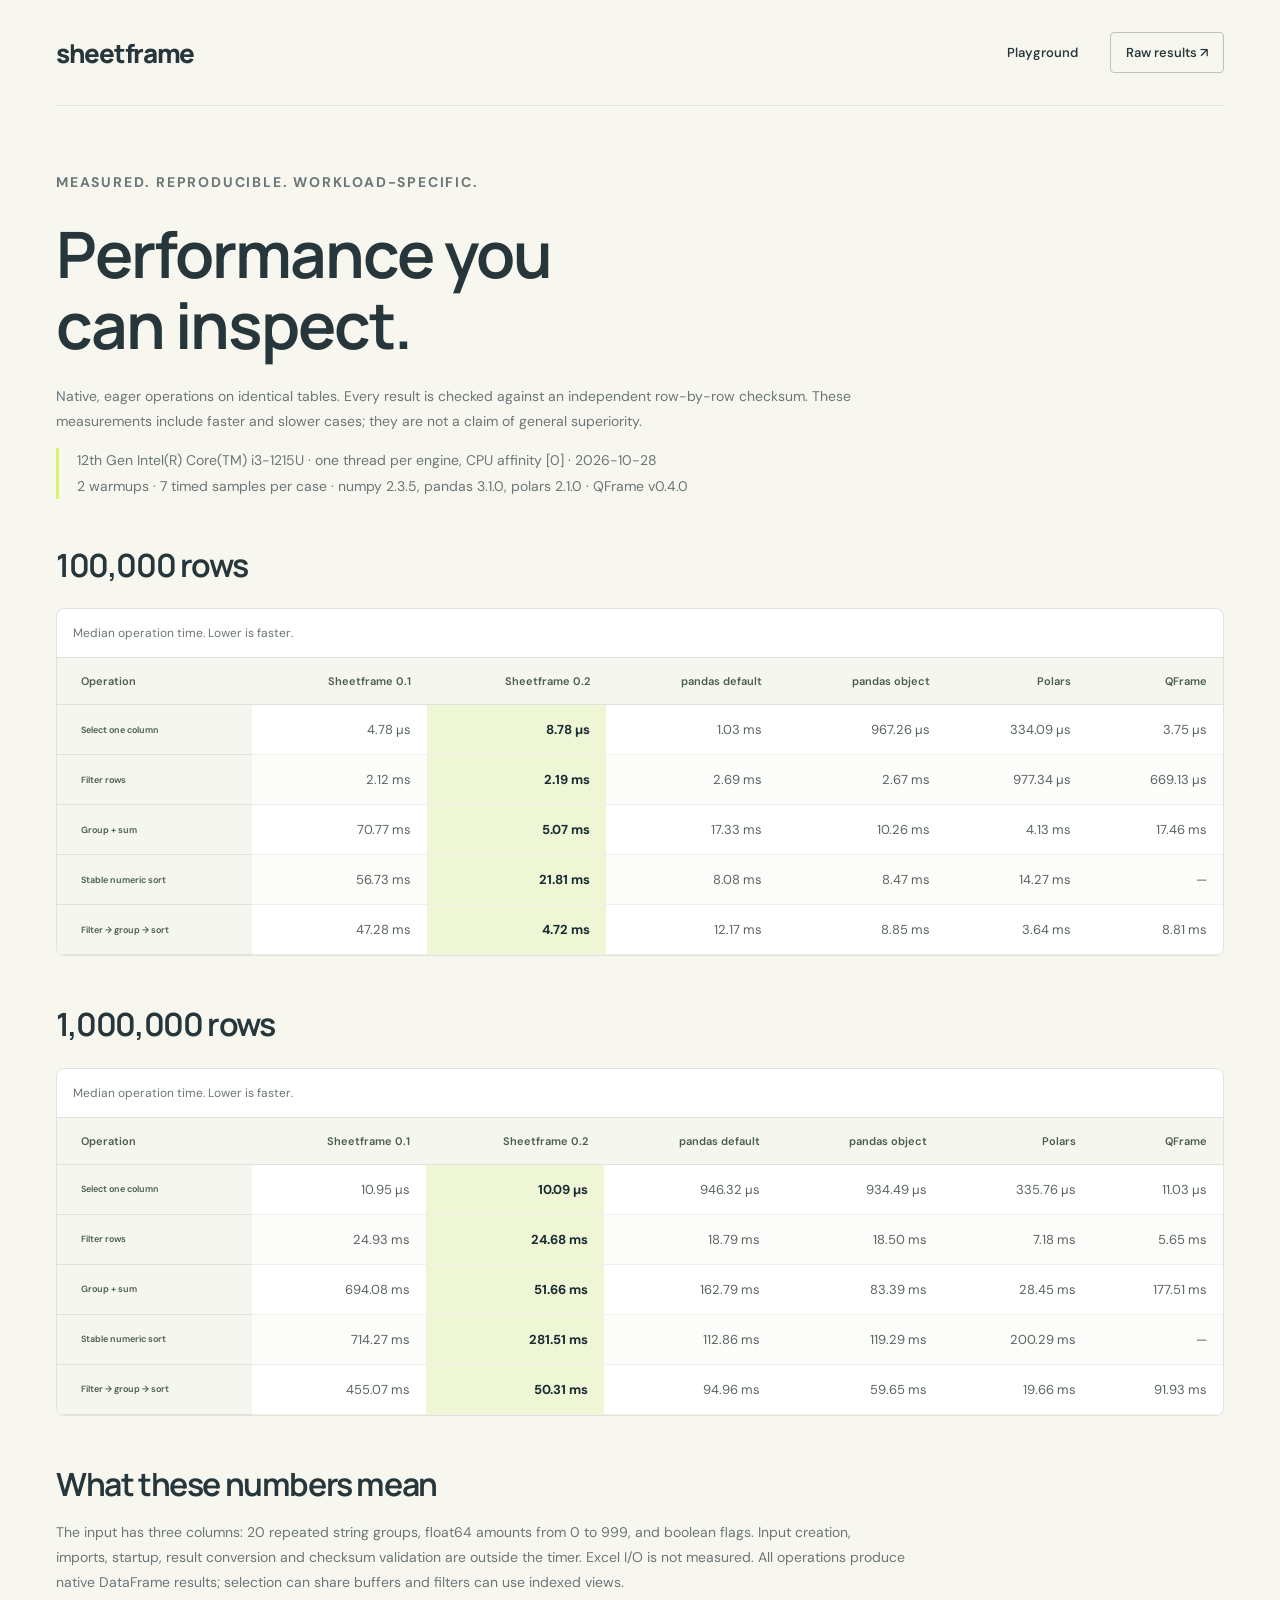
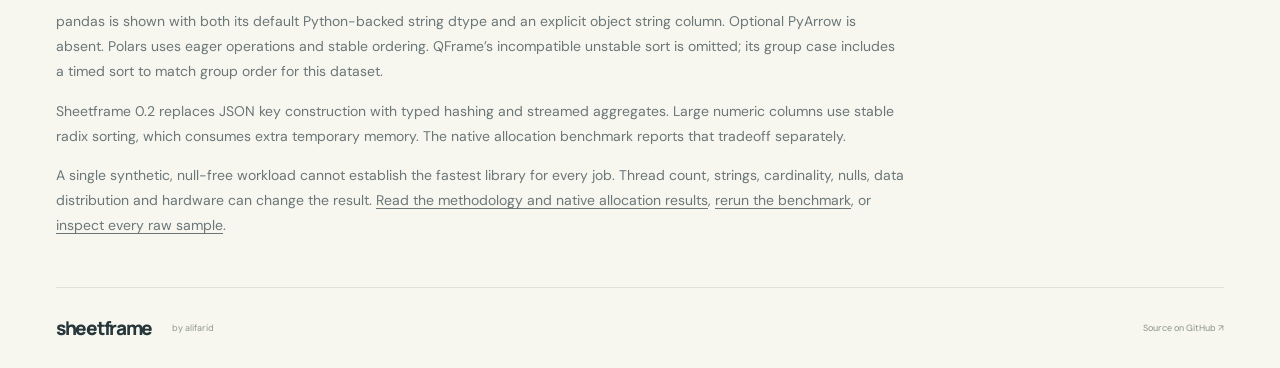
<file: docs/benchmarks.html>
<!doctype html>
<html lang="en"><head><meta charset="utf-8"><meta name="viewport" content="width=device-width,initial-scale=1"><title>Sheetframe — measured performance</title><meta name="description" content="Reproducible native benchmarks against pandas, Polars and QFrame, with raw samples and explicit limitations."><link rel="stylesheet" href="styles.css"><style>
.comparison-hero{padding:64px 0 32px;max-width:850px}h1{font:650 clamp(36px,5vw,64px)/1.1 Manrope,sans-serif;letter-spacing:-2px;margin:0 0 24px}.comparison-hero p,.method p,.method li{line-height:1.8;color:var(--muted);font-size:14px}main section{margin-bottom:48px}.comparison-scroll{overflow-x:auto;border:1px solid var(--line);border-radius:8px;background:white;margin-top:22px}table{border-collapse:collapse;width:100%;white-space:nowrap;font-variant-numeric:tabular-nums;font-size:13px}caption{text-align:left;padding:16px;color:var(--muted);font-size:12px}th,td{padding:16px;text-align:right;border-top:1px solid var(--line)}th:first-child{text-align:left}thead th{font-weight:600;font-size:11px}td.current{background:#eef6d5;font-weight:700;color:var(--navy)}.method{max-width:850px}.method a{text-decoration:underline;text-underline-offset:3px}.compare-meta{border-left:3px solid var(--lime);padding-left:18px}@media(max-width:700px){.site-header nav{gap:12px}th,td{padding:12px}}
</style></head><body><header class="site-header shell"><a class="wordmark" href="./">sheetframe</a><nav aria-label="Main"><a href="./">Playground</a><a class="repo-link" href="https://github.com/Alifarid0011/sheetframe/tree/main/benchmarks/compare/results/single-thread-final-20261028">Raw results ↗</a></nav></header><main class="shell"><div class="comparison-hero"><p class="eyebrow">MEASURED. REPRODUCIBLE. WORKLOAD-SPECIFIC.</p><h1>Performance you<br>can inspect.</h1><p>Native, eager operations on identical tables. Every result is checked against an independent row-by-row checksum. These measurements include faster and slower cases; they are not a claim of general superiority.</p><p class="compare-meta">12th Gen Intel(R) Core(TM) i3-1215U · one thread per engine, CPU affinity [0] · 2026-10-28<br>2 warmups · 7 timed samples per case · numpy 2.3.5, pandas 3.1.0, polars 2.1.0 · QFrame v0.4.0</p></div><section><h2>100,000 rows</h2><div class="comparison-scroll" tabindex="0" role="region" aria-label="100,000 row benchmark results"><table><caption>Median operation time. Lower is faster.</caption><thead><tr><th scope="col">Operation</th><th scope="col">Sheetframe 0.1</th><th scope="col">Sheetframe 0.2</th><th scope="col">pandas default</th><th scope="col">pandas object</th><th scope="col">Polars</th><th scope="col">QFrame</th></tr></thead><tbody><tr><th scope="row">Select one column</th><td>4.78 µs</td><td class="current">8.78 µs</td><td>1.03 ms</td><td>967.26 µs</td><td>334.09 µs</td><td>3.75 µs</td></tr><tr><th scope="row">Filter rows</th><td>2.12 ms</td><td class="current">2.19 ms</td><td>2.69 ms</td><td>2.67 ms</td><td>977.34 µs</td><td>669.13 µs</td></tr><tr><th scope="row">Group + sum</th><td>70.77 ms</td><td class="current">5.07 ms</td><td>17.33 ms</td><td>10.26 ms</td><td>4.13 ms</td><td>17.46 ms</td></tr><tr><th scope="row">Stable numeric sort</th><td>56.73 ms</td><td class="current">21.81 ms</td><td>8.08 ms</td><td>8.47 ms</td><td>14.27 ms</td><td><span title="Incompatible stable-sort semantics">—</span></td></tr><tr><th scope="row">Filter → group → sort</th><td>47.28 ms</td><td class="current">4.72 ms</td><td>12.17 ms</td><td>8.85 ms</td><td>3.64 ms</td><td>8.81 ms</td></tr></tbody></table></div></section><section><h2>1,000,000 rows</h2><div class="comparison-scroll" tabindex="0" role="region" aria-label="1,000,000 row benchmark results"><table><caption>Median operation time. Lower is faster.</caption><thead><tr><th scope="col">Operation</th><th scope="col">Sheetframe 0.1</th><th scope="col">Sheetframe 0.2</th><th scope="col">pandas default</th><th scope="col">pandas object</th><th scope="col">Polars</th><th scope="col">QFrame</th></tr></thead><tbody><tr><th scope="row">Select one column</th><td>10.95 µs</td><td class="current">10.09 µs</td><td>946.32 µs</td><td>934.49 µs</td><td>335.76 µs</td><td>11.03 µs</td></tr><tr><th scope="row">Filter rows</th><td>24.93 ms</td><td class="current">24.68 ms</td><td>18.79 ms</td><td>18.50 ms</td><td>7.18 ms</td><td>5.65 ms</td></tr><tr><th scope="row">Group + sum</th><td>694.08 ms</td><td class="current">51.66 ms</td><td>162.79 ms</td><td>83.39 ms</td><td>28.45 ms</td><td>177.51 ms</td></tr><tr><th scope="row">Stable numeric sort</th><td>714.27 ms</td><td class="current">281.51 ms</td><td>112.86 ms</td><td>119.29 ms</td><td>200.29 ms</td><td><span title="Incompatible stable-sort semantics">—</span></td></tr><tr><th scope="row">Filter → group → sort</th><td>455.07 ms</td><td class="current">50.31 ms</td><td>94.96 ms</td><td>59.65 ms</td><td>19.66 ms</td><td>91.93 ms</td></tr></tbody></table></div></section><section class="method"><h2>What these numbers mean</h2><p>The input has three columns: 20 repeated string groups, float64 amounts from 0 to 999, and boolean flags. Input creation, imports, startup, result conversion and checksum validation are outside the timer. Excel I/O is not measured. All operations produce native DataFrame results; selection can share buffers and filters can use indexed views.</p><p>pandas is shown with both its default Python-backed string dtype and an explicit object string column. Optional PyArrow is absent. Polars uses eager operations and stable ordering. QFrame’s incompatible unstable sort is omitted; its group case includes a timed sort to match group order for this dataset.</p><p>Sheetframe 0.2 replaces JSON key construction with typed hashing and streamed aggregates. Large numeric columns use stable radix sorting, which consumes extra temporary memory. The native allocation benchmark reports that tradeoff separately.</p><p>A single synthetic, null-free workload cannot establish the fastest library for every job. Thread count, strings, cardinality, nulls, data distribution and hardware can change the result. <a href="https://github.com/Alifarid0011/sheetframe/blob/main/docs/BENCHMARKS.md">Read the methodology and native allocation results</a>, <a href="https://github.com/Alifarid0011/sheetframe/tree/main/benchmarks/compare">rerun the benchmark</a>, or <a href="https://github.com/Alifarid0011/sheetframe/tree/main/benchmarks/compare/results/single-thread-final-20261028">inspect every raw sample</a>.</p></section></main><footer class="site-footer shell"><a class="wordmark" href="./">sheetframe<span class="footer-by">by alifarid</span></a><a href="https://github.com/Alifarid0011/sheetframe">Source on GitHub ↗</a></footer></body></html>
</file>
<file: docs/styles.css>
@import url('https://fonts.googleapis.com/css2?family=DM+Sans:wght@400;450;500;550;600;650;700&family=Manrope:wght@400;500;600;650;700;750;800&display=swap');
:root{--paper:#f7f7ef;--navy:#182a32;--ink:#26363b;--muted:#6b7678;--line:#dfe3d8;--lime:#d8f36a;--white:#fff;--soft:#f0f2e9;--radius:6px;font-family:'DM Sans',sans-serif;color:var(--ink);background:var(--paper);font-synthesis:none;scroll-behavior:smooth}*{box-sizing:border-box}[hidden]{display:none!important}body{margin:0}button,input,select,textarea{font:inherit}a{color:inherit;text-decoration:none}button,a,input,select,summary,textarea{outline-offset:4px}button:focus-visible,a:focus-visible,input:focus-visible,select:focus-visible,summary:focus-visible,textarea:focus-visible{outline:2px solid #516d20}button{cursor:pointer}button:disabled{cursor:not-allowed;opacity:.42}button,input,select{min-height:37px}button{transition:background .16s,transform .16s}.shell{width:min(1360px,calc(100% - 112px));margin-inline:auto}.site-header{height:106px;display:flex;align-items:center;justify-content:space-between;border-bottom:1px solid var(--line)}.wordmark{display:inline-flex;align-items:center;gap:11px;font-family:'Manrope',sans-serif;font-size:26px;font-weight:800;letter-spacing:-1.3px}.brand-icon{height:25px;width:25px;display:grid;grid-template-columns:repeat(2,1fr);gap:3px;transform:rotate(-3deg)}.brand-icon i{background:var(--navy);border-radius:2px}.brand-icon i:last-child{background:#9cbf36}.version{font:500 10px 'DM Sans',sans-serif;letter-spacing:0;border:1px solid var(--line);padding:3px 5px;align-self:flex-start;margin-top:6px}.site-header nav{display:flex;align-items:center;gap:32px;font-size:13px;font-weight:550}.repo-link{display:flex;gap:25px;border:1px solid #bcc4ba;padding:11px 15px;border-radius:4px}.hero{display:grid;grid-template-columns:1fr 1fr;gap:5%;padding-block:70px 77px;align-items:center}.eyebrow{font-size:10px;font-weight:700;letter-spacing:1.8px;line-height:1.6;margin:0 0 24px}.tiny-grid{font-size:16px;vertical-align:-1px;margin-right:8px}.hero h1{font-family:'Manrope',sans-serif;font-size:clamp(43px,4.7vw,68px);letter-spacing:-3.5px;line-height:1.09;font-weight:650;margin:0 0 25px}.hero h1 em{font-style:normal;display:inline;position:relative;z-index:0}.hero h1 em:after{content:'';position:absolute;inset:58% -7px 4%;background:var(--lime);z-index:-1;transform:rotate(-1.5deg)}.hero-description{max-width:410px;color:var(--muted);font-size:15px;line-height:1.8;margin:0 0 30px}.button{display:inline-flex;align-items:center;justify-content:center;gap:16px;padding:11px 17px;font-size:12px;font-weight:650;line-height:1.4;border:1px solid transparent;border-radius:4px}.dark{background:var(--navy);color:white}.dark:hover:not(:disabled){background:#2d444f}.outline{border-color:var(--line);background:white;color:var(--navy)}.outline:hover:not(:disabled){background:var(--soft)}.text-link{font-size:12px;font-weight:650;display:inline-flex;gap:13px;align-items:center;background:none;border:0;padding:10px 0}.hero .text-link{margin-left:22px}.hero-art{height:415px;position:relative;isolation:isolate}.grid-paper{position:absolute;inset:30px -7px 0 0;background-image:linear-gradient(#dfe4d9 1px,transparent 1px),linear-gradient(90deg,#dfe4d9 1px,transparent 1px);background-size:27px 27px;mask-image:radial-gradient(ellipse at center,black 20%,transparent 75%);z-index:-2}.art-caption{font-size:8px;font-weight:600;letter-spacing:1.2px;display:flex;justify-content:space-between;color:var(--muted);padding-inline:10px}.sheet-card{position:absolute;border:1px solid #d6dccf;border-radius:6px;box-shadow:0 16px 38px #1c30200a;overflow:hidden}.sheet-card.back{width:80%;top:52px;right:0;background:white;transform:rotate(7deg)}.sheet-label{font-family:monospace;font-size:10px;padding:14px 16px;background:#f0f3e9;border-bottom:1px solid var(--line);display:flex;justify-content:space-between}.mini-table{display:grid;grid-template-columns:1.2fr 1fr .8fr;font-family:monospace;font-size:11px}.mini-table>*{padding:12px 13px;border-bottom:1px solid #e9ece3;border-right:1px solid #e9ece3}.mini-table>b{font-size:9px;color:#7b847a;font-weight:400}.sheet-card.front{width:82%;top:149px;left:0;background:var(--navy);color:#fff;transform:rotate(-5deg);border-color:var(--navy);box-shadow:0 18px 34px #17273020}.frame-label{font-size:8px;letter-spacing:1.1px;display:flex;align-items:center;gap:6px;padding:18px 20px}.frame-label>span:last-child{margin-left:auto;color:#a4b5bc;font-size:8px}.status-dot{display:inline-block;width:6px;height:6px;border-radius:50%;background:#7b9a45;flex-shrink:0}.frame-label .status-dot{background:var(--lime)}.art-chart{display:flex;align-items:end;gap:18px;height:120px;margin:6px 24px 38px;border-bottom:1px solid #ffffff24}.art-chart>div{position:relative;background:var(--lime);height:var(--height);flex:1;border-radius:2px 2px 0 0}.art-chart>div:nth-child(2){background:#abc44f}.art-chart>div:nth-child(3){background:#83983d}.art-chart>div>span{position:absolute;top:calc(100% + 10px);left:0;width:100%;text-align:center;font-size:8px;color:#b5c3c5}.art-footer{padding:15px 20px;border-top:1px solid #ffffff20;display:flex;justify-content:space-between;font-size:10px}.art-footer>span{color:var(--lime);font-size:17px}.art-sticker{position:absolute;right:-10px;bottom:2px;background:var(--lime);width:92px;height:92px;display:grid;align-content:center;text-align:center;border-radius:50%;font-size:15px;font-weight:650;line-height:1.25;transform:rotate(13deg);border:5px solid var(--paper)}.feature-band{border-block:1px solid var(--line);background:#edf0e6}.feature-list{display:grid;grid-template-columns:repeat(4,1fr);gap:15px;padding-block:20px;font-size:11px;font-weight:500}.feature-list b{color:#8c978a;margin-right:11px;font-size:9px;font-weight:500}.playground{padding-block:74px 0;scroll-margin-top:28px}.section-heading{display:flex;align-items:center;justify-content:space-between;gap:20px;margin-bottom:27px}.section-heading .eyebrow{margin-bottom:10px}h2{font-family:'Manrope',sans-serif;font-weight:650;letter-spacing:-1.4px;font-size:32px;line-height:1.3;margin:0}.section-heading p:not(.eyebrow){font-size:13px;color:var(--muted);margin:10px 0 0}.engine-status{display:flex;align-items:center;gap:7px;white-space:nowrap;padding:9px 12px;border:1px solid var(--line);border-radius:30px;font-size:10px;background:#f1f4e8}.engine-status.loading .status-dot{animation:pulse 1.5s infinite}.engine-status.failed{background:#fff0e8;color:#8b3419}.engine-status.failed .status-dot{background:#ad5437}.workspace{display:grid;grid-template-columns:290px minmax(0,1fr);border:1px solid #d5dccd;border-radius:8px;overflow:hidden;background:var(--white);box-shadow:0 5px 18px #17273005}.controls{background:#fafbf7;border-right:1px solid var(--line)}.control-section{padding:21px 20px;border:0;border-bottom:1px solid var(--line);margin:0;min-width:0}fieldset.control-section{padding-top:17px}fieldset legend{float:left;width:100%;margin-bottom:20px;font-size:11px;font-weight:650;display:flex;align-items:center;gap:8px}fieldset legend+*{clear:both}.section-label{display:flex;align-items:center;gap:8px;margin-bottom:20px}h3{margin:0}.section-label h3{font-size:11px;font-weight:650}.step{display:inline-flex;align-items:center;justify-content:center;width:17px;height:17px;border:1px solid #d1d8cb;border-radius:50%;font-size:8px;font-weight:500;color:#7b8474}.subtle-button{margin-left:auto;border:0;background:transparent;padding:0;color:#68775e;font-size:9px;min-height:20px}.source-name{display:flex;align-items:center;gap:9px;margin-bottom:15px}.file-icon{font-size:26px;color:#7c8c67}.source-name strong{font-size:10px;display:block;max-width:155px;overflow:hidden;text-overflow:ellipsis;white-space:nowrap}.source-name div>span{font-size:9px;color:var(--muted);display:block;margin-top:4px}.sample-tag{font-size:7px;background:#e6edda;padding:4px;border-radius:3px;margin-left:auto}.import-buttons{display:flex}.file-button{width:100%;font-size:10px;cursor:pointer;padding:9px;min-height:34px}.import-buttons input{position:absolute;width:1px;height:1px;overflow:hidden;clip-path:inset(50%)}.import-buttons:focus-within .file-button{outline:2px solid #516d20;outline-offset:3px}.csv-editor{margin:13px 0 18px;font-size:10px}.csv-editor summary{display:flex;justify-content:space-between;cursor:pointer;color:#627453;list-style:none;padding:4px 0}.csv-editor summary::-webkit-details-marker{display:none}.csv-editor label{display:block;line-height:1.5;margin-top:10px;font-size:9px}.csv-editor textarea{width:100%;resize:vertical;min-height:110px;border:1px solid var(--line);border-radius:4px;padding:8px;font-family:monospace;font-size:10px;margin:6px 0}.csv-editor button{width:100%;font-size:10px}.field{display:flex;flex-direction:column;gap:6px;font-size:9px;font-weight:500;color:#697573;min-width:0}.field input,.field select{width:100%;min-width:0;background:white;border:1px solid #dce2d5;border-radius:4px;color:var(--navy);font-size:10px;padding:8px 9px;min-height:33px}.field input::placeholder{color:#a1a8a0}.field small{font-size:8px;font-weight:400;line-height:1.5;color:#8a9385}.optional{display:inline;font-weight:400;color:#9ba391}.toggle-label{display:flex;align-items:center;gap:7px;font-size:10px;font-weight:600;clear:both}.toggle-label input{accent-color:var(--navy);width:12px;height:12px;min-height:0;margin:0}.control-fields{margin-top:12px;margin-bottom:18px}.control-fields:last-child{margin-bottom:0}.field-pair{display:grid;grid-template-columns:1fr 1fr;gap:8px;margin-top:10px}.apply-button{width:100%;font-size:10px;padding:11px;justify-content:space-between;margin-top:3px}.clear-button{display:block;margin:8px auto -5px;border:0;background:transparent;font-size:9px;color:#7a8574;padding:6px;min-height:30px}.privacy-note{display:flex;gap:9px;padding:20px;color:#7a8b65}.privacy-note>span{font-size:18px}.privacy-note p{font-size:10px;margin:0;line-height:1.8}.privacy-note p span{font-size:9px;color:#8b9485}.result-toolbar{padding:27px 25px 23px;display:flex;align-items:center;justify-content:space-between;gap:10px}.live-label{display:flex;align-items:center;gap:6px;font-size:8px;letter-spacing:1.1px;color:#7e8a7d;margin-bottom:8px}.result-toolbar h3{font-family:'Manrope',sans-serif;font-size:19px;font-weight:650;letter-spacing:-.5px}.download-actions{display:flex;gap:6px}.small{font-size:9px;gap:10px;padding:8px 10px;min-height:32px}.result-stats{display:flex;padding:0 25px 23px;gap:30px;align-items:center}.result-stats>div:not(.result-badge){display:flex;align-items:baseline;gap:7px}.result-stats strong{font-family:'Manrope',sans-serif;font-size:23px;font-weight:600;letter-spacing:-.8px}.result-stats span{font-size:7px;color:#889084;letter-spacing:.5px}.result-badge{margin-left:auto;background:#f0f4e7;border:1px solid #e1e8d6;color:#728362;font-size:8px;padding:5px 7px;border-radius:3px;white-space:nowrap}.table-wrap{width:100%;overflow:auto;max-height:584px;border-top:1px solid var(--line);border-bottom:1px solid var(--line);scrollbar-width:thin;min-height:440px}table{width:100%;border-collapse:separate;border-spacing:0;white-space:nowrap;text-align:left;font-size:10px;font-variant-numeric:tabular-nums}th{position:sticky;top:0;background:#f4f6ef;padding:13px 16px;border-bottom:1px solid var(--line);font-size:9px;font-weight:600;color:#4b5d4c;z-index:1}th:first-child,td:first-child{padding-left:24px}th .column-type{display:block;font-size:7px;color:#99a18d;font-weight:400;margin-top:4px}td{padding:12px 16px;border-bottom:1px solid #eff1ea;color:#59655f;max-width:300px;overflow:hidden;text-overflow:ellipsis}tbody tr:nth-child(even){background:#fcfcfa}tbody tr:hover{background:#f3f7e9}.row-number{font-size:8px;color:#b4bcad;width:45px;text-align:right;padding-right:9px}.null-value{font-size:8px;color:#a6afa0;font-style:italic}.number-cell{text-align:right}.loading-cell{text-align:center;padding:90px 20px!important;color:#8c9687}.table-footer{display:flex;justify-content:space-between;gap:12px;font-size:8px;color:#929b8a;padding:14px 24px;line-height:1.6}.typed-note{white-space:nowrap}.typed-note>span{margin-right:4px;color:#80966a}.try-this{margin:19px 24px;padding:17px;background:#f5f7ef;border:1px solid #e8eddf;border-radius:5px;display:flex;align-items:center;gap:12px}.try-icon{font-size:25px;color:#899c60}.try-this strong{font-size:10px;font-weight:550}.try-this p{font-size:9px;color:#89917d;margin:5px 0 0}.try-this button{font-size:9px;margin-left:auto;white-space:nowrap}.engine-footnote{font-size:9px;line-height:1.7;color:#91998a;text-align:right;margin-top:12px}.error-message{color:#933b23;font-size:12px;line-height:1.6;background:#fff1e9;border-block:1px solid #f1d6c9;padding:15px 24px;overflow-wrap:anywhere}.error-message[hidden]{display:none}.code-section{padding-block:92px 70px;display:grid;grid-template-columns:1fr 1.1fr;gap:9%;align-items:center}.code-intro .eyebrow{margin-bottom:16px}.code-intro h2{font-size:39px;line-height:1.2;letter-spacing:-1.8px}.code-intro>p:not(.eyebrow){font-size:13px;line-height:1.8;color:var(--muted);max-width:340px;margin:22px 0 12px}.install{display:flex;align-items:center;border:1px solid var(--line);border-radius:4px;max-width:400px;margin-top:27px;padding:5px 10px;gap:8px}.install code{font-size:9px;overflow:auto;white-space:nowrap}.install button{margin-left:auto;font-size:8px;border:0;background:transparent;color:#7d8a6c}.code-card{background:var(--navy);color:#dfe9d8;border-radius:7px;box-shadow:0 7px 20px #182a3210;overflow:hidden}.code-card-header{padding:17px 23px;border-bottom:1px solid #ffffff16;display:flex;justify-content:space-between;font-family:monospace;font-size:9px;color:#b9c7bc}.code-card-header>span{display:flex;align-items:center;gap:7px}.code-card-header>span:last-child{font-size:7px;letter-spacing:1px;color:#81968c}.code-card-header .status-dot{background:var(--lime)}.code-card pre{font-size:11px;line-height:1.8;padding:23px;margin:0;overflow:auto;tab-size:4}.code-comment{color:#8da197}.code-string{color:var(--lime)}.limitations{border-top:1px solid var(--line);padding-block:28px;display:grid;grid-template-columns:1fr 2.2fr;gap:25px}.limitations .eyebrow{margin:4px 0 0;font-size:8px}.limitations p{font-size:10px;line-height:1.8;color:#858e80;margin:0}.limitations a{color:#4d6541;text-decoration:underline;text-underline-offset:3px}.site-footer{border-top:1px solid var(--line);padding-block:27px;display:flex;align-items:center;justify-content:space-between;gap:15px}.site-footer .wordmark{font-size:19px}.footer-by{font-family:'DM Sans',sans-serif;font-size:9px;font-weight:400;letter-spacing:0;color:#909888;margin-left:9px}.site-footer p,.site-footer>a:last-child{font-size:9px;color:#899380}.skip-link{position:absolute;left:15px;top:-80px;background:var(--navy);color:white;padding:12px;z-index:10}.skip-link:focus{top:15px}.sr-only{position:absolute;width:1px;height:1px;padding:0;margin:-1px;overflow:hidden;clip:rect(0,0,0,0);white-space:nowrap;border:0}@keyframes pulse{50%{opacity:.25}}@media(min-width:1500px){.hero{padding-block:90px}.hero-art{height:450px}.sheet-card.front{top:170px}}@media(max-width:1100px){.shell{width:calc(100% - 64px)}.workspace{grid-template-columns:255px minmax(0,1fr)}.control-section{padding-inline:16px}.result-stats{gap:18px}.result-stats>div:not(.result-badge){display:block}.result-stats span{display:block;margin-top:4px}.result-stats .result-badge{font-size:7px}.hero h1{font-size:54px}.hero-art{height:385px}.sheet-card.front{top:145px}.sheet-card.back{width:89%}.art-sticker{width:75px;height:75px;font-size:12px}.table-footer .typed-note{display:none}.code-section{gap:6%}.code-card pre{font-size:10px}.install code{font-size:8px}}@media(max-width:800px){.shell{width:calc(100% - 40px)}.site-header{height:82px}.wordmark{font-size:23px}.site-header nav{gap:18px;font-size:11px}.hero{padding-block:45px;gap:20px}.hero h1{font-size:43px;letter-spacing:-2.5px}.hero-description{font-size:12px}.hero .text-link{margin-left:10px;font-size:10px}.hero .button{font-size:10px}.hero-art{height:330px}.sheet-card.back{top:40px}.sheet-card.front{top:125px;width:95%}.mini-table{font-size:9px}.mini-table>*{padding:10px 9px}.frame-label{padding:15px;font-size:6px}.art-chart{height:85px;margin-inline:20px;gap:13px}.art-caption{font-size:6px}.art-footer{font-size:8px}.art-sticker{bottom:0;right:-5px}.feature-list{grid-template-columns:1fr 1fr;gap:15px;font-size:10px}.playground{padding-top:45px}.section-heading{align-items:flex-start}h2{font-size:26px}.section-heading p:not(.eyebrow){font-size:11px}.engine-status{font-size:8px;margin-top:28px}.workspace{grid-template-columns:225px minmax(0,1fr)}.source-name strong{max-width:120px}.source-tag{display:none}.result-toolbar{padding-inline:17px}.result-toolbar h3{font-size:16px}.result-stats{padding-inline:17px;gap:20px;flex-wrap:wrap}.result-badge{display:none}.try-this{margin:14px}.try-this{flex-wrap:wrap}.try-this button{margin-left:36px;padding:0;min-height:20px}.code-section{padding-block:55px;gap:5%}.code-intro h2{font-size:30px}.code-intro>p:not(.eyebrow){font-size:11px}.install{padding:4px 7px}.install code{font-size:7px}.code-card pre{padding:16px;font-size:8px}.code-card-header{padding:14px 16px;font-size:8px}.code-card-header>span:last-child{display:none}.limitations{grid-template-columns:1fr 2fr}.site-footer p{display:none}}@media(max-width:600px){.shell{width:calc(100% - 32px)}.site-header{height:74px}.site-header nav>a:not(.repo-link){display:none}.repo-link{padding:8px 10px;gap:18px;font-size:10px}.wordmark{font-size:23px}.hero{grid-template-columns:1fr;padding-top:36px;padding-bottom:35px;gap:20px}.hero h1{font-size:clamp(44px,12vw,62px);line-height:1.08;letter-spacing:-3px}.hero-description{max-width:330px;font-size:13px;line-height:1.75}.hero .eyebrow{margin-bottom:22px;font-size:8px}.hero .button{font-size:11px}.hero .text-link{font-size:11px;margin-left:20px}.hero-art{height:330px;width:min(380px,100%);margin-inline:auto}.sheet-card.front{top:120px;width:85%}.sheet-card.back{width:82%;top:38px}.art-chart{height:100px}.mini-table{font-size:10px}.frame-label{font-size:7px}.art-sticker{right:0;bottom:0}.art-caption{font-size:6px}.feature-list{font-size:9px;gap:14px 7px}.feature-list b{font-size:8px;margin-right:6px}.section-heading{display:block;margin-bottom:22px}h2{font-size:27px;max-width:330px}.section-heading .eyebrow{font-size:8px}.engine-status{display:inline-flex;font-size:8px;margin-top:17px;padding:7px 10px}.workspace{grid-template-columns:1fr}.controls{border-right:0;border-bottom:1px solid var(--line)}.source-section{padding:19px}.section-label{margin-bottom:15px}.section-label h3,fieldset legend{font-size:12px}.source-name strong{max-width:220px;font-size:11px}.source-tag{display:block}.source-name div>span{font-size:10px}.source-section .field{margin-top:10px}.source-name{margin-bottom:14px}.csv-editor{margin-bottom:12px}.csv-editor summary{font-size:11px}.import-buttons .file-button{font-size:11px}.field{font-size:10px}.field input,.field select{font-size:12px;min-height:39px}.field small{font-size:9px}.toggle-label{font-size:12px}.toggle-label input{width:14px;height:14px}.control-section{padding:20px}.control-fields{margin-bottom:20px}.control-section legend{margin-bottom:19px}.privacy-note{padding:14px 20px}.privacy-note p{font-size:10px;display:flex;align-items:center;gap:5px}.privacy-note p br{display:none}.privacy-note>span{font-size:15px}.apply-button{font-size:11px;padding:12px}.clear-button{font-size:10px}.result-toolbar{padding:22px 18px}.result-toolbar h3{font-size:20px}.small{font-size:10px;padding:8px 10px}.result-stats{padding:0 18px 22px;gap:30px}.result-stats strong{font-size:24px}.result-stats span{font-size:7px}.table-wrap{min-height:280px;max-height:450px}table{font-size:11px}th{font-size:10px;padding:13px}td{padding:12px 13px}.table-footer{padding:13px 18px;font-size:9px}.try-this{margin:17px;padding:15px;flex-wrap:nowrap;gap:10px}.try-this strong{font-size:9px}.try-this p{font-size:8px}.try-this button{margin-left:auto;font-size:8px}.try-icon{font-size:20px}.engine-footnote{text-align:left;font-size:8px}.code-section{grid-template-columns:1fr;gap:27px;padding-block:50px}.code-intro h2{font-size:35px}.code-intro>p:not(.eyebrow){font-size:12px}.code-intro .eyebrow{font-size:8px}.install{max-width:none;margin-top:15px;padding:5px 10px}.install code{font-size:9px}.code-card pre{font-size:11px;padding:23px}.code-card-header{padding:17px 23px}.code-card-header>span:last-child{display:inline;font-size:7px}.limitations{grid-template-columns:1fr;gap:10px;padding-block:23px}.limitations p{font-size:10px}.site-footer{padding-block:23px}.site-footer .wordmark{font-size:18px}.footer-by{font-size:8px;margin-left:0}.site-footer>a:last-child{font-size:8px}.error-message{padding:14px 18px}}@media(prefers-reduced-motion:reduce){*{scroll-behavior:auto!important;animation:none!important;transition:none!important}}

/* Onboarding uses the existing typography, fields, and muted green palette. */
.workflow-field{margin-bottom:16px}.sample-download{display:block;color:#627453;font-size:10px;margin:-4px 0 18px;text-decoration:underline;text-underline-offset:3px}.onboarding{padding-top:54px;display:grid;grid-template-columns:1fr 1fr;gap:9%}.onboarding h2{font-size:30px}.onboarding h3{font-size:13px;margin:0 0 10px}.onboarding p,.onboarding li{font-size:12px;line-height:1.85;color:var(--muted)}.onboarding ol{padding-left:20px}.onboarding li{padding-left:4px;margin-bottom:8px}.onboarding a{color:#4d6541;text-decoration:underline;text-underline-offset:3px}.onboarding details{margin:20px 0;padding-block:14px;border-block:1px solid var(--line)}.onboarding summary{font-size:12px;color:#4d6541;cursor:pointer}.onboarding code{font-size:10px}.onboarding-notes{padding-top:6px}.try-this p{line-height:1.6}.onboarding:target{scroll-margin-top:25px}@media(max-width:600px){.onboarding{grid-template-columns:1fr;gap:20px;padding-top:36px}.sample-download{font-size:11px}.workflow-field select{min-height:39px}.try-this{flex-wrap:wrap}.try-this>div{flex:1;min-width:180px}.try-this button{margin-left:30px}}
</file>
